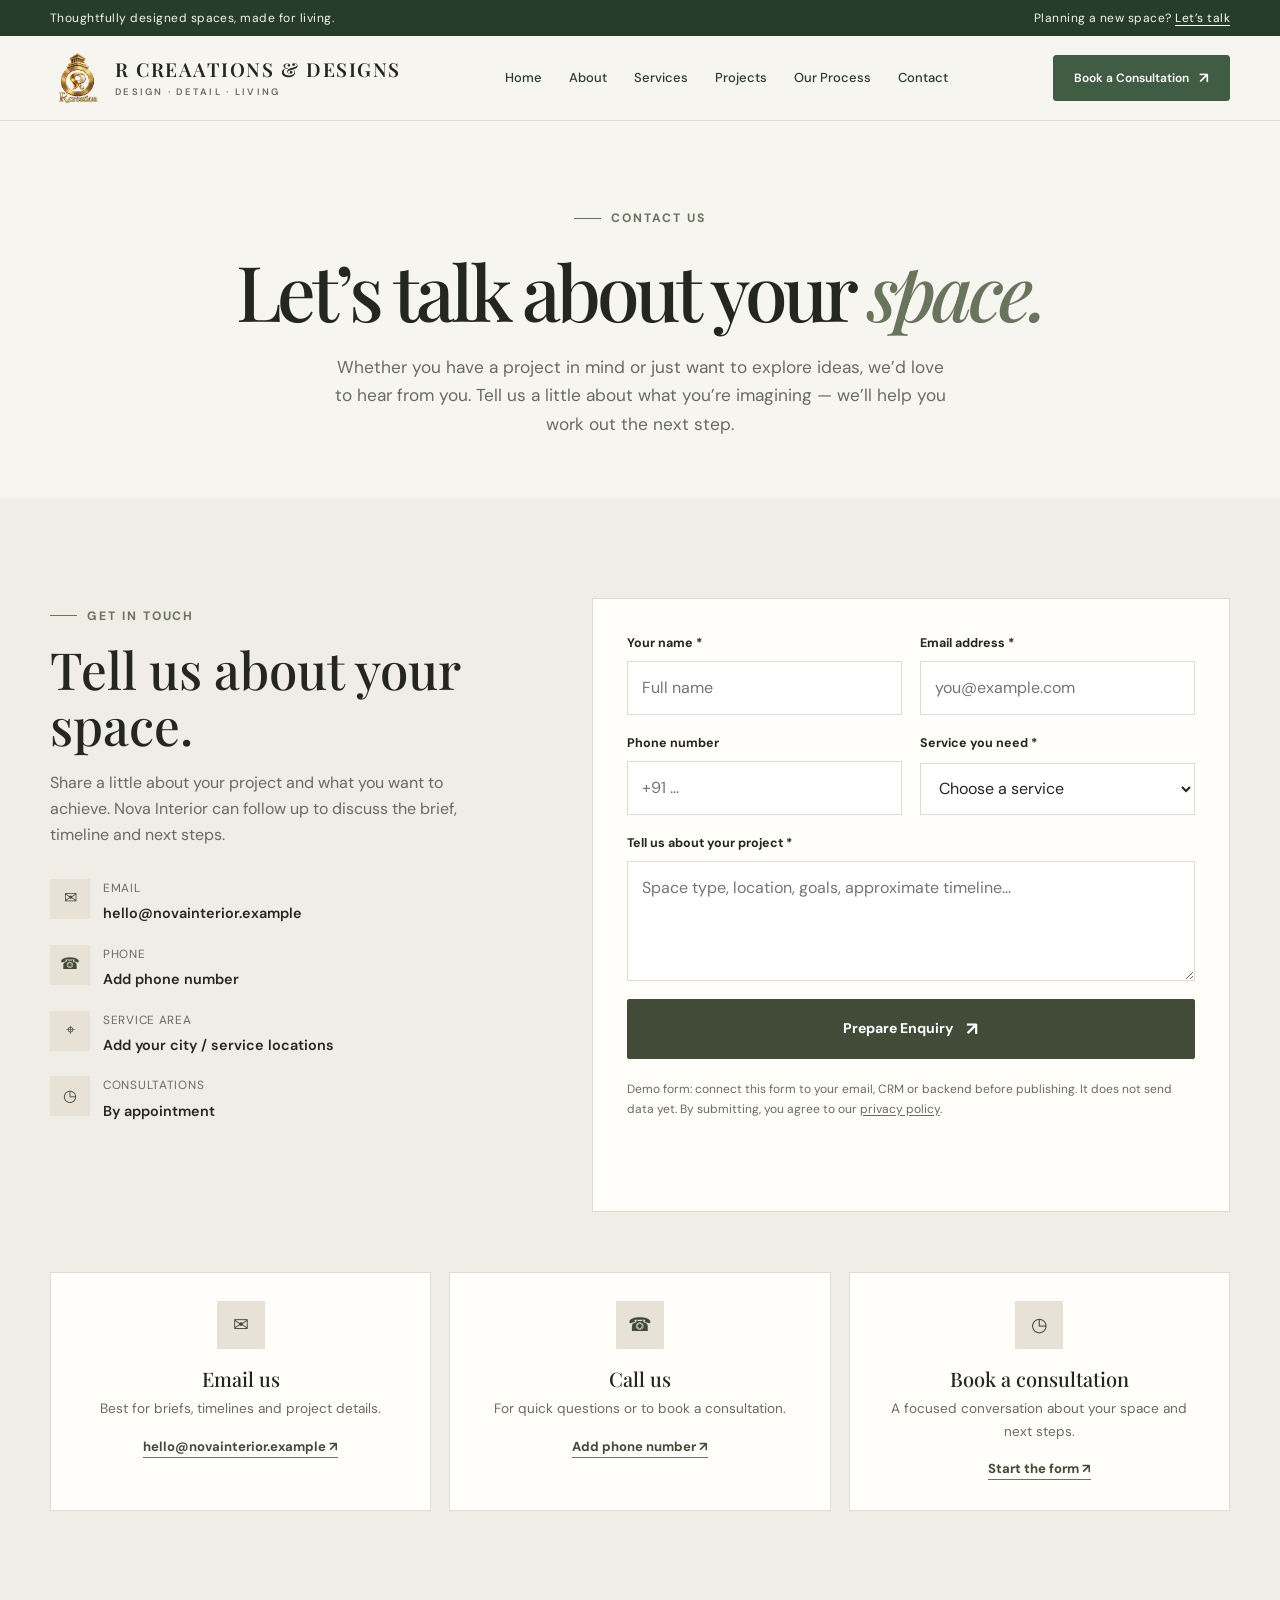
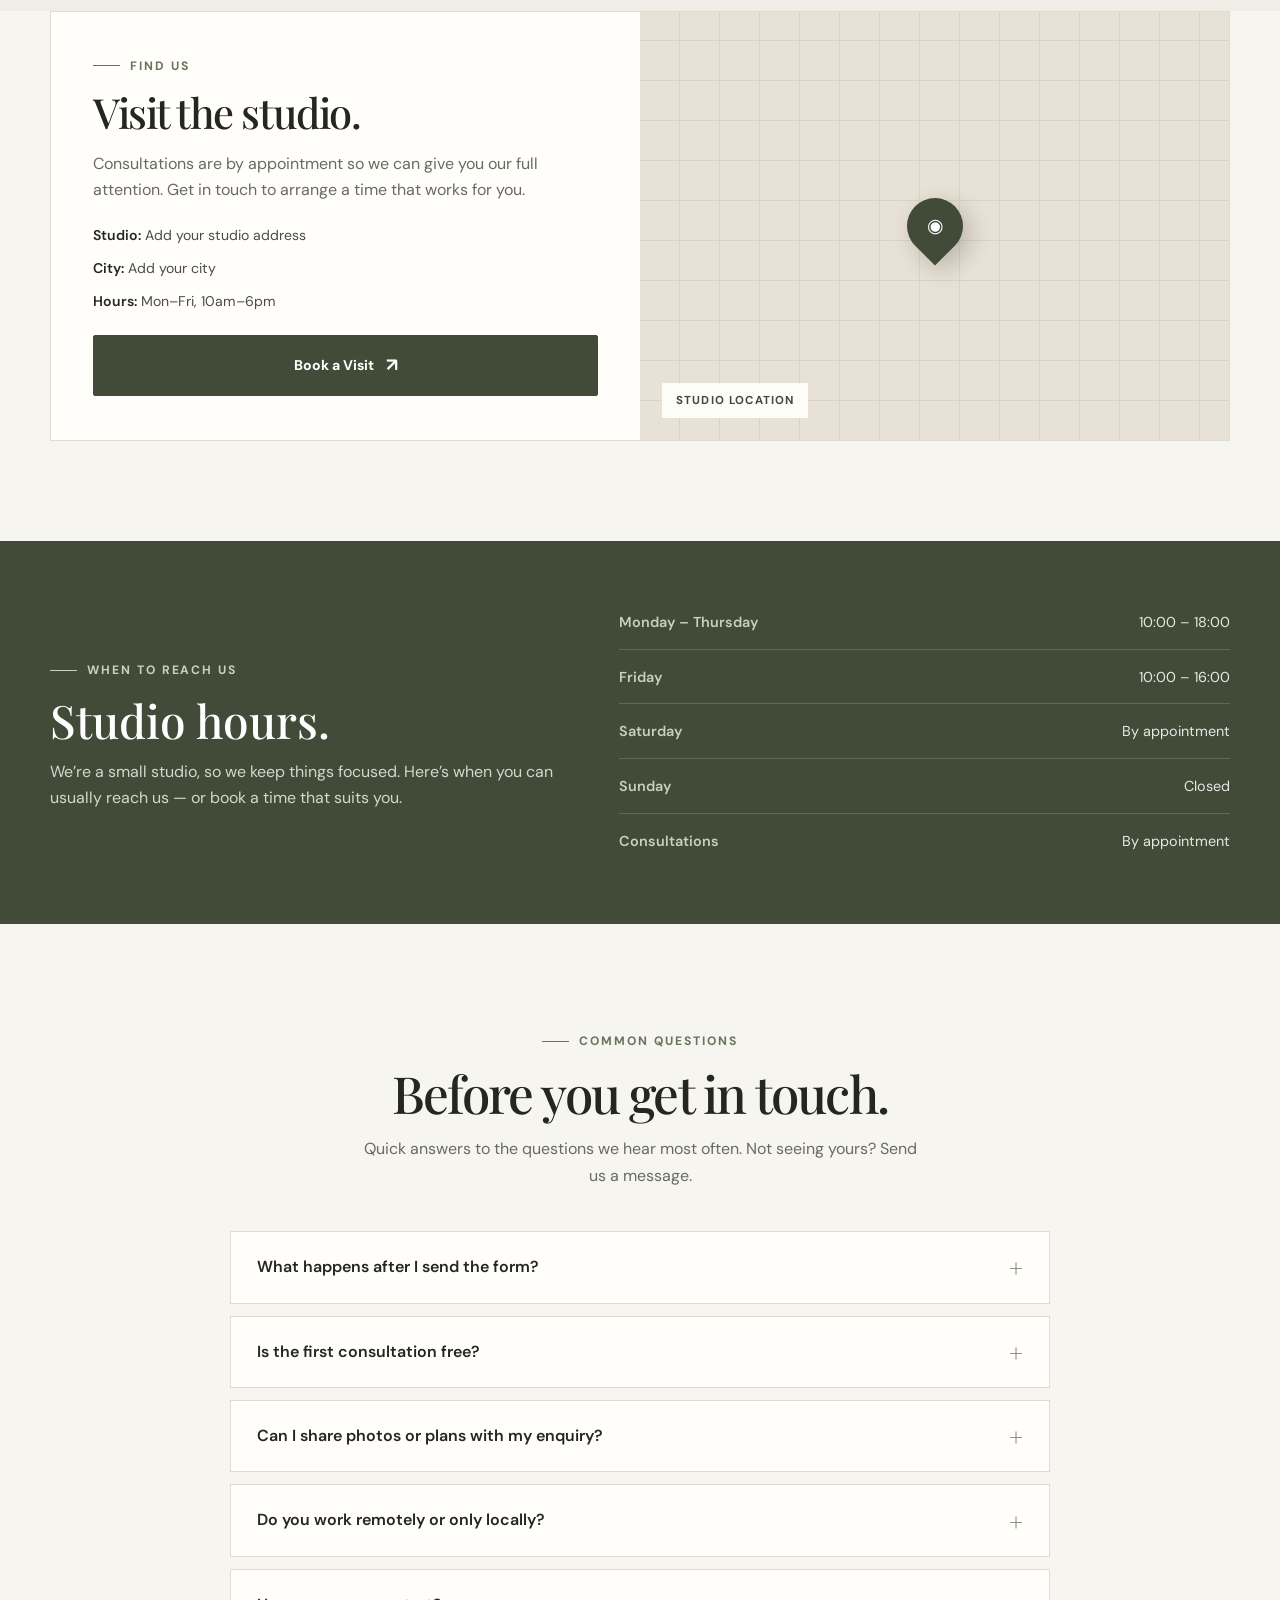
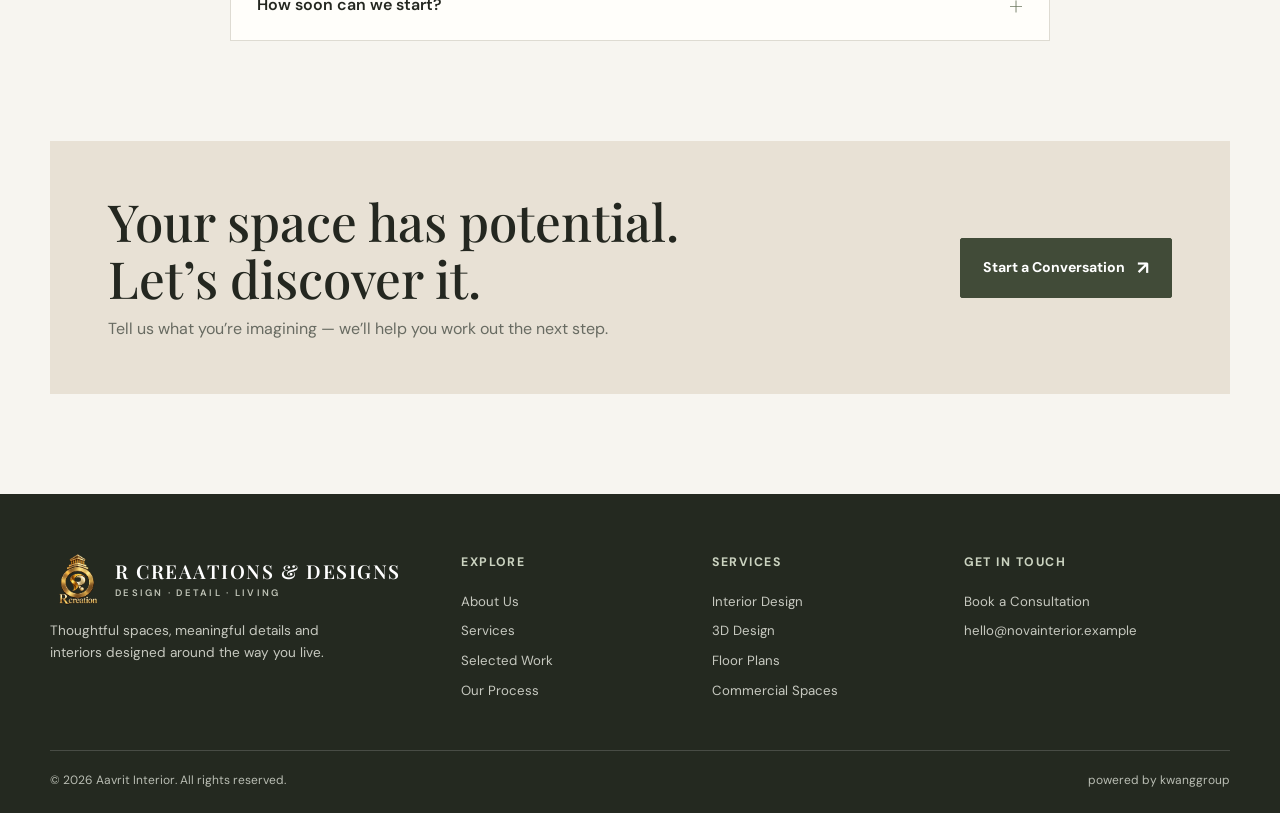
<file: contact.html>
<!DOCTYPE html>
<html lang="en">
<head>
  <meta charset="UTF-8">
  <meta name="viewport" content="width=device-width, initial-scale=1">
  <meta name="description" content="Get in touch with Nova Interior — book a consultation, ask about a project, or start a conversation about your space.">
  <meta name="theme-color" content="#f7f5f0">
  <title>Contact Us | Nova Interior</title>
  <link rel="preconnect" href="https://fonts.googleapis.com">
  <link rel="preconnect" href="https://fonts.gstatic.com" crossorigin>
  <link href="https://fonts.googleapis.com/css2?family=DM+Sans:wght@400;500;600;700&family=Playfair+Display:wght@500;600;700&display=swap" rel="stylesheet">
  <link rel="stylesheet" href="contact.css">
  <link rel="stylesheet" href="nav.css">
  <link rel="stylesheet" href="footer.css">
</head>
<body>
  <div class="topbar">
    <div class="container topbar-inner">
      <span>Thoughtfully designed spaces, made for living.</span>
      <span>Planning a new space? <a href="#contact">Let’s talk</a></span>
    </div>
  </div>

<!-- Dynamic Header / Navbar -->
<header class="site-header">
  <div class="container nav">

    <!-- Brand Logo -->
    <a class="brand" href="index.html" aria-label="Home">
      <img
        src="images/nova-logo.png"
        alt="Business logo"
        class="brand-logo"
        width="56"
        height="56"
      >

      <span class="brand-name">
        R CREAATIONS &amp; DESIGNS
        <small>DESIGN · DETAIL · LIVING</small>
      </span>
    </a>

    <!-- Navigation Links -->
    <nav
      class="nav-links"
      id="navLinks"
      aria-label="Main navigation"
    >
      <a href="index.html">Home</a>
      <a href="about.html">About</a>
      <a href="service.html">Services</a>
      <a href="project.html">Projects</a>
      <a href="our.html">Our Process</a>
      <a href="contact.html">Contact</a>
    </nav>

    <!-- Navigation Actions -->
    <div class="nav-actions">
      <a class="btn consultation-btn" href="contact.html">
        Book a Consultation
        <span class="arrow" aria-hidden="true">↗</span>
      </a>

      <button
        class="menu-toggle"
        id="menuToggle"
        type="button"
        aria-label="Open navigation menu"
        aria-controls="navLinks"
        aria-expanded="false"
      >
        <span class="menu-icon" aria-hidden="true">☰</span>
      </button>
    </div>

  </div>
</header>


  <main>
    <!-- Page Hero -->
    <section class="page-hero">
      <div class="container">
        <span class="eyebrow">Contact us</span>
        <h1>Let’s talk about your <em>space.</em></h1>
        <p>Whether you have a project in mind or just want to explore ideas, we’d love to hear from you. Tell us a little about what you’re imagining — we’ll help you work out the next step.</p>
      </div>
    </section>

    <!-- Contact form + details -->
    <section class="section contact" id="contact">
      <div class="container">
        <div class="contact-grid">
          <div class="contact-copy">
            <span class="eyebrow">Get in touch</span>
            <h2>Tell us about your space.</h2>
            <p>Share a little about your project and what you want to achieve. Nova Interior can follow up to discuss the brief, timeline and next steps.</p>
            <div class="contact-details">
              <div class="contact-detail">
                <span class="symbol">✉</span>
                <div><small>Email</small><strong><a href="mailto:hello@novainterior.example">hello@novainterior.example</a></strong></div>
              </div>
              <div class="contact-detail">
                <span class="symbol">☎</span>
                <div><small>Phone</small><strong><a href="tel:+910000000000">Add phone number</a></strong></div>
              </div>
              <div class="contact-detail">
                <span class="symbol">⌖</span>
                <div><small>Service area</small><strong>Add your city / service locations</strong></div>
              </div>
              <div class="contact-detail">
                <span class="symbol">◷</span>
                <div><small>Consultations</small><strong>By appointment</strong></div>
              </div>
            </div>
          </div>

          <form class="contact-form" id="contactForm">
            <div class="form-grid">
              <div class="field"><label for="name">Your name *</label><input id="name" name="name" autocomplete="name" placeholder="Full name" required></div>
              <div class="field"><label for="email">Email address *</label><input id="email" name="email" type="email" autocomplete="email" placeholder="you@example.com" required></div>
              <div class="field"><label for="phone">Phone number</label><input id="phone" name="phone" type="tel" autocomplete="tel" placeholder="+91 ..."></div>
              <div class="field"><label for="service">Service you need *</label><select id="service" name="service" required><option value="">Choose a service</option><option>Interior Design</option><option>3D Design &amp; Elevation</option><option>Floor Plans &amp; Drawings</option><option>Furniture &amp; Styling</option><option>Residential Interiors</option><option>Commercial Interiors</option><option>Not sure yet</option></select></div>
              <div class="field full"><label for="message">Tell us about your project *</label><textarea id="message" name="message" placeholder="Space type, location, goals, approximate timeline..." required></textarea></div>
              <div class="field full"><button class="btn" type="submit">Prepare Enquiry <span class="arrow">↗</span></button><p class="form-note">Demo form: connect this form to your email, CRM or backend before publishing. It does not send data yet. By submitting, you agree to our <a href="#">privacy policy</a>.</p><div class="form-status" id="formStatus" role="status" aria-live="polite"></div></div>
            </div>
          </form>
        </div>

        <!-- Quick channels -->
        <div class="channels">
          <div class="channel">
            <span class="symbol">✉</span>
            <h3>Email us</h3>
            <p>Best for briefs, timelines and project details.</p>
            <a href="mailto:hello@novainterior.example">hello@novainterior.example ↗</a>
          </div>
          <div class="channel">
            <span class="symbol">☎</span>
            <h3>Call us</h3>
            <p>For quick questions or to book a consultation.</p>
            <a href="tel:+910000000000">Add phone number ↗</a>
          </div>
          <div class="channel">
            <span class="symbol">◷</span>
            <h3>Book a consultation</h3>
            <p>A focused conversation about your space and next steps.</p>
            <a href="#contactForm">Start the form ↗</a>
          </div>
        </div>
      </div>
    </section>

    <!-- Map / Location -->
    <section class="section" id="location" style="padding-top:0">
      <div class="container">
        <div class="map-block">
          <div class="map-info">
            <span class="eyebrow">Find us</span>
            <h2>Visit the studio.</h2>
            <p>Consultations are by appointment so we can give you our full attention. Get in touch to arrange a time that works for you.</p>
            <div class="map-detail">
              <div><strong>Studio:</strong> Add your studio address</div>
              <div><strong>City:</strong> Add your city</div>
              <div><strong>Hours:</strong> Mon–Fri, 10am–6pm</div>
            </div>
            <a class="btn" href="index.html#contact">Book a Visit <span class="arrow">↗</span></a>
          </div>
          <div class="map-visual" role="img" aria-label="Map placeholder showing studio location">
            <div class="pin"><span>◉</span></div>
            <div class="map-label">Studio location</div>
          </div>
        </div>
      </div>
    </section>

    <!-- Office hours -->
    <section class="hours">
      <div class="container">
        <div class="hours-grid">
          <div class="hours-copy">
            <span class="eyebrow">When to reach us</span>
            <h2>Studio hours.</h2>
            <p>We’re a small studio, so we keep things focused. Here’s when you can usually reach us — or book a time that suits you.</p>
          </div>
          <ul class="hours-list">
            <li><span>Monday – Thursday</span><span>10:00 – 18:00</span></li>
            <li><span>Friday</span><span>10:00 – 16:00</span></li>
            <li><span>Saturday</span><span>By appointment</span></li>
            <li><span>Sunday</span><span>Closed</span></li>
            <li><span>Consultations</span><span>By appointment</span></li>
          </ul>
        </div>
      </div>
    </section>

    <!-- FAQ -->
    <section class="section" id="faq">
      <div class="container">
        <div class="section-head center">
          <span class="eyebrow">Common questions</span>
          <h2>Before you get in touch.</h2>
          <p>Quick answers to the questions we hear most often. Not seeing yours? Send us a message.</p>
        </div>
        <div class="faq-grid">
          <details class="faq-item">
            <summary>What happens after I send the form?</summary>
            <div class="faq-answer">We’ll read your enquiry and get back to you — usually within a couple of working days — to arrange a short conversation about your space, goals, timeline and budget. From there, we’ll recommend the right next step.</div>
          </details>
          <details class="faq-item">
            <summary>Is the first consultation free?</summary>
            <div class="faq-answer">Our initial conversation is about understanding your project — we’ll let you know clearly what’s included and any costs before you commit to anything. Add your specific policy here before launch.</div>
          </details>
          <details class="faq-item">
            <summary>Can I share photos or plans with my enquiry?</summary>
            <div class="faq-answer">Yes, absolutely — photos or plans help a lot. Mention in your message that you have them and we’ll reply with a way to send them securely.</div>
          </details>
          <details class="faq-item">
            <summary>Do you work remotely or only locally?</summary>
            <div class="faq-answer">We work on both local and remote projects. Many services — plans, visualisations, styling direction — can be delivered remotely with video calls. Add your service area details here before launch.</div>
          </details>
          <details class="faq-item">
            <summary>How soon can we start?</summary>
            <div class="faq-answer">That depends on scope and our current schedule. Tell us your timeline in the form and we’ll be upfront about availability and what’s realistic.</div>
          </details>
        </div>
      </div>
    </section>

    <!-- CTA -->
    <section class="cta-section" style="padding-top:0">
      <div class="container">
        <div class="cta-panel">
          <div>
            <h2>Your space has potential. Let’s discover it.</h2>
            <p>Tell us what you’re imagining — we’ll help you work out the next step.</p>
          </div>
          <a class="btn" href="#contact">Start a Conversation <span class="arrow">↗</span></a>
        </div>
      </div>
    </section>
  </main>
<footer>
  <div class="container">
    <div class="footer-grid">

      <!-- Brand -->
      <div class="footer-brand">
        <a class="brand" href="index.html" aria-label="R CREAATIONS & DESIGNS home">
          <img
            src="images/nova-logo.png"
            alt="R CREAATIONS & DESIGNS Logo"
            class="brand-logo"
          >
          <span class="brand-name">
            R CREAATIONS & DESIGNS
            <small>DESIGN · DETAIL · LIVING</small>
          </span>
        </a>

        <p>
          Thoughtful spaces, meaningful details and interiors
          designed around the way you live.
        </p>
      </div>

      <!-- Explore -->
      <div class="footer-col">
        <h4>Explore</h4>
        <a href="about.html">About Us</a>
        <a href="service.html">Services</a>
        <a href="project.html">Selected Work</a>
        <a href="our.html">Our Process</a>
      </div>

      <!-- Services -->
      <div class="footer-col">
        <h4>Services</h4>
        <a href="service.html">Interior Design</a>
        <a href="service.html">3D Design</a>
        <a href="service.html">Floor Plans</a>
        <a href="service.html">Commercial Spaces</a>
      </div>

      <!-- Contact -->
      <div class="footer-col">
        <h4>Get in Touch</h4>
        <a href="contact.html">Book a Consultation</a>
        <a href="mailto:hello@novainterior.example">
          hello@novainterior.example
        </a>
      </div>

    </div>

    <!-- Bottom Footer -->
    <div class="footer-bottom">
      <span>
        © <span id="year"></span> Aavrit Interior. All rights reserved.
      </span>
      <span>powered by kwanggroup</span>
    </div>
  </div>
</footer>


  <script>
    const toggle = document.getElementById('menuToggle');
    const nav = document.getElementById('navLinks');
    toggle.addEventListener('click', () => {
      const open = nav.classList.toggle('open');
      toggle.setAttribute('aria-expanded', String(open));
      toggle.setAttribute('aria-label', open ? 'Close menu' : 'Open menu');
      toggle.textContent = open ? '×' : '☰';
    });
    nav.querySelectorAll('a').forEach(link => link.addEventListener('click', () => {
      nav.classList.remove('open');
      toggle.setAttribute('aria-expanded', 'false');
      toggle.setAttribute('aria-label', 'Open menu');
      toggle.textContent = '☰';
    }));
    document.getElementById('year').textContent = new Date().getFullYear();
    
/* ==========================================
   GLOBAL SCROLL REVEAL
   Works across all sections and pages
========================================== */

(() => {
  function initScrollReveal() {
    // Avoid duplicate initialization
    if (document.documentElement.dataset.revealInitialized === 'true') {
      return;
    }

    document.documentElement.dataset.revealInitialized = 'true';

    const selectors = [
      'main section',
      'main article',
      'main [data-reveal]',
      'main .section',
      'main .page-hero',
      'body > section',
      'body > article',
      'body > .section',
      'body > .page-hero',
      'footer'
    ];

    const elements = document.querySelectorAll(
      [...new Set(selectors)].join(',')
    );

    // Do not hide anything if animations are unsupported
    if (!('IntersectionObserver' in window)) {
      return;
    }

    // Enable animation only after initialization
    document.documentElement.classList.add('js-reveal-enabled');

    const observer = new IntersectionObserver(
      (entries, currentObserver) => {
        entries.forEach((entry) => {
          if (entry.isIntersecting) {
            entry.target.classList.add('is-revealed');
            currentObserver.unobserve(entry.target);
          }
        });
      },
      {
        threshold: 0.08,
        rootMargin: '0px 0px -35px 0px'
      }
    );

    elements.forEach((element) => {
      // Prevent nested sections from conflicting
      element.classList.add('reveal-on-scroll');

      observer.observe(element);
    });
  }

  if (document.readyState === 'loading') {
    document.addEventListener(
      'DOMContentLoaded',
      initScrollReveal,
      { once: true }
    );
  } else {
    initScrollReveal();
  }
})();

  </script>
</body>
</html>
</file>
<file: contact.css>
/* ============================================
   ROOT VARIABLES
   ============================================ */
:root {
  --ink: #242720;
  --muted: #686b62;
  --cream: #f7f5f0;
  --paper: #fffefa;
  --olive: #68745b;
  --olive-dark: #414b38;
  --sand: #e8e1d5;
  --line: #dedbd2;
  --serif: "Playfair Display", Georgia, serif;
  --sans: "DM Sans", Arial, sans-serif;
  --container: 1180px;
}

/* ============================================
   RESET & BASE
   ============================================ */
* {
  box-sizing: border-box;
}

html {
  scroll-behavior: smooth;
  scroll-padding-top: 88px;
}

body {
  margin: 0;
  background: var(--cream);
  color: var(--ink);
  font-family: var(--sans);
  line-height: 1.65;
}

img {
  display: block;
  width: 100%;
  height: auto;
}

a {
  color: inherit;
  text-decoration: none;
}

button,
input,
select,
textarea {
  font: inherit;
}

button,
a {
  -webkit-tap-highlight-color: transparent;
}

/* ============================================
   LAYOUT UTILITIES
   ============================================ */
.container {
  width: min(var(--container), calc(100% - 48px));
  margin-inline: auto;
}

.eyebrow {
  display: inline-flex;
  align-items: center;
  gap: 10px;
  color: var(--olive);
  font-size: 0.76rem;
  font-weight: 700;
  letter-spacing: 0.16em;
  text-transform: uppercase;
}

.eyebrow::before {
  content: "";
  width: 27px;
  height: 1px;
  background: currentColor;
}

.section {
  padding: 100px 0;
}

.section-head {
  max-width: 650px;
  margin-bottom: 42px;
}

.section-head h2 {
  font: 500 clamp(2.2rem, 4vw, 3.5rem) / 1.12 var(--serif);
  letter-spacing: -0.035em;
  margin: 14px 0;
}

.section-head p {
  color: var(--muted);
  margin: 0;
  max-width: 570px;
}

.section-head.center {
  max-width: 720px;
  margin-inline: auto;
  text-align: center;
}

.section-head.center .eyebrow {
  justify-content: center;
}

.section-head.center p {
  margin-inline: auto;
}

/* ============================================
   BUTTONS
   ============================================ */
.btn {
  display: inline-flex;
  align-items: center;
  justify-content: center;
  gap: 12px;
  padding: 14px 22px;
  border: 1px solid var(--olive-dark);
  background: var(--olive-dark);
  color: #fff;
  border-radius: 2px;
  font-size: 0.88rem;
  font-weight: 700;
  transition: transform 0.2s, background 0.2s, color 0.2s;
}

.btn:hover {
  transform: translateY(-2px);
  background: var(--olive);
  border-color: var(--olive);
}

.btn-light {
  background: transparent;
  color: var(--ink);
  border-color: var(--line);
}

.btn-light:hover {
  color: #fff;
}

.arrow {
  font-size: 1.15rem;
}

/* ============================================
   TOP BAR
   ============================================ */
.topbar {
  background: var(--olive-dark);
  color: #f7f5f0;
  font-size: 0.75rem;
  letter-spacing: 0.04em;
}

.topbar-inner {
  display: flex;
  justify-content: space-between;
  gap: 16px;
  padding: 8px 0;
}

.topbar a {
  text-decoration: underline;
  text-underline-offset: 3px;
}

/* Header / Nav */
header {
  position: sticky;
  top: 0;
  z-index: 50;
  background: rgba(247, 245, 240, 0.94);
  backdrop-filter: blur(16px);
  -webkit-backdrop-filter: blur(16px);
  border-bottom: 1px solid rgba(222, 219, 210, 0.8);
}

.nav {
  height: 82px;
  display: flex;
  align-items: center;
  justify-content: space-between;
  gap: 28px;
}

.brand {
  display: flex;
  align-items: center;
  gap: 11px;
  flex-shrink: 0;
  text-decoration: none;
}

/* Logo Image */
.brand-mark {
  width: 48px;
  height: 48px;
  display: flex;
  align-items: center;
  justify-content: center;
  flex-shrink: 0;
  overflow: hidden;
  border: none;
  color: inherit;
  font: inherit;
  transform: none;
}

.brand-mark img {
  display: block;
  width: 100%;
  height: 100%;
  object-fit: contain;
}

/* Remove old N letter styling */
.brand-mark span {
  display: none;
}

.brand-name {
  font: 600 1.2rem var(--serif);
  letter-spacing: 0.08em;
  line-height: 1.15;
  color: var(--ink);
}

.brand-name small {
  display: block;
  font: 600 0.59rem var(--sans);
  letter-spacing: 0.24em;
  color: var(--muted);
  margin-top: 5px;
}

.nav-links {
  display: flex;
  align-items: center;
  gap: 30px;
  font-size: 0.86rem;
  color: #45483f;
}

.nav-links a {
  text-decoration: none;
  transition: color 0.25s ease;
}

.nav-links a:hover {
  color: var(--olive);
}

.nav-actions {
  display: flex;
  align-items: center;
  gap: 12px;
}

.nav-actions .btn {
  padding: 12px 16px;
}

.menu-toggle {
  display: none;
  background: none;
  border: 0;
  font-size: 1.6rem;
  color: var(--ink);
  padding: 8px;
  cursor: pointer;
}

/* Responsive Header */
@media (max-width: 1024px) {
  .nav {
    gap: 18px;
  }

  .nav-links {
    gap: 18px;
  }

  .brand-name {
    font-size: 1.05rem;
  }

  .nav-actions .btn {
    padding: 11px 12px;
    font-size: 0.85rem;
  }
}

@media (max-width: 768px) {
  .nav {
    height: 72px;
    gap: 12px;
  }

  .brand-mark {
    width: 42px;
    height: 42px;
  }

  .brand {
    gap: 8px;
  }

  .brand-name {
    font-size: 1rem;
  }

  .brand-name small {
    font-size: 0.5rem;
    letter-spacing: 0.15em;
  }

  .nav-links {
    display: none;
  }

  .nav-actions {
    gap: 8px;
  }

  .nav-actions .btn {
    padding: 10px 12px;
    font-size: 0.78rem;
  }

  .menu-toggle {
    display: block;
  }
}

@media (max-width: 480px) {
  .nav {
    height: 68px;
  }

  .brand-mark {
    width: 36px;
    height: 36px;
  }

  .brand-name {
    font-size: 0.9rem;
    letter-spacing: 0.05em;
  }

  .brand-name small {
    font-size: 0.45rem;
    letter-spacing: 0.12em;
    margin-top: 4px;
  }

  .nav-actions .btn {
    padding: 9px 10px;
    font-size: 0.7rem;
  }
}

/* ============================================
   PAGE HERO
   ============================================ */
.page-hero {
  padding: 80px 0 60px;
  text-align: center;
}

.page-hero .eyebrow {
  justify-content: center;
}

.page-hero h1 {
  font: 500 clamp(3rem, 6vw, 5.4rem) / 1.02 var(--serif);
  letter-spacing: -0.055em;
  margin: 22px auto 24px;
  max-width: 900px;
}

.page-hero h1 em {
  font-weight: 500;
  color: var(--olive);
}

.page-hero p {
  max-width: 620px;
  margin: 0 auto;
  color: var(--muted);
  font-size: 1.08rem;
}

/* ============================================
   CONTACT SECTION
   ============================================ */
.contact {
  background: #efede6;
}

.contact-grid {
  display: grid;
  grid-template-columns: 0.85fr 1.15fr;
  gap: 70px;
}

.contact-copy h2 {
  font: 500 clamp(2.3rem, 4vw, 3.5rem) / 1.1 var(--serif);
  margin: 15px 0;
}

.contact-copy > p {
  color: var(--muted);
  max-width: 440px;
}

.contact-details {
  margin-top: 30px;
  display: grid;
  gap: 18px;
}

.contact-detail {
  display: flex;
  gap: 13px;
  align-items: flex-start;
}

.contact-detail .symbol {
  width: 40px;
  height: 40px;
  background: var(--sand);
  display: grid;
  place-items: center;
  color: var(--olive-dark);
  flex-shrink: 0;
  font-size: 1rem;
}

.contact-detail small {
  display: block;
  color: var(--muted);
  font-size: 0.74rem;
  letter-spacing: 0.06em;
  text-transform: uppercase;
  margin-bottom: 2px;
}

.contact-detail strong {
  font-size: 0.9rem;
  font-weight: 600;
}

.contact-detail a {
  color: inherit;
  border-bottom: 1px solid transparent;
  transition: border-color 0.2s;
}

.contact-detail a:hover {
  border-bottom-color: var(--olive);
}

/* ============================================
   CONTACT FORM
   ============================================ */
.contact-form {
  background: var(--paper);
  padding: 34px;
  border: 1px solid var(--line);
}

.form-grid {
  display: grid;
  grid-template-columns: 1fr 1fr;
  gap: 18px;
}

.field {
  display: grid;
  gap: 7px;
}

.field.full {
  grid-column: 1 / -1;
}

.field label {
  font-size: 0.78rem;
  font-weight: 700;
}

.field input,
.field select,
.field textarea {
  width: 100%;
  padding: 13px 14px;
  background: #fff;
  border: 1px solid var(--line);
  outline: none;
  border-radius: 0;
  color: var(--ink);
}

.field input:focus,
.field select:focus,
.field textarea:focus {
  border-color: var(--olive);
}

.field textarea {
  min-height: 120px;
  resize: vertical;
}

.form-note {
  font-size: 0.75rem;
  color: var(--muted);
  margin: 14px 0 18px;
}

.form-note a {
  text-decoration: underline;
  text-underline-offset: 2px;
}

.form-status {
  font-size: 0.85rem;
  margin-top: 12px;
  color: var(--olive-dark);
  min-height: 1.5em;
}

/* ============================================
   QUICK CHANNELS
   ============================================ */
.channels {
  display: grid;
  grid-template-columns: repeat(3, 1fr);
  gap: 18px;
  margin-top: 60px;
}

.channel {
  background: var(--paper);
  border: 1px solid var(--line);
  padding: 28px 26px;
  text-align: center;
  transition: transform 0.25s, box-shadow 0.25s;
}

.channel:hover {
  transform: translateY(-5px);
  box-shadow: 0 20px 40px #262a2010;
}

.channel .symbol {
  width: 48px;
  height: 48px;
  margin: 0 auto 16px;
  background: var(--sand);
  display: grid;
  place-items: center;
  color: var(--olive-dark);
  font-size: 1.2rem;
}

.channel h3 {
  font: 500 1.25rem var(--serif);
  margin: 0 0 6px;
}

.channel p {
  font-size: 0.85rem;
  color: var(--muted);
  margin: 0 0 12px;
}

.channel a {
  font-size: 0.82rem;
  font-weight: 700;
  color: var(--olive-dark);
  border-bottom: 1px solid var(--olive);
  padding-bottom: 2px;
}

/* ============================================
   MAP / LOCATION
   ============================================ */
.map-block {
  background: var(--paper);
  border: 1px solid var(--line);
  display: grid;
  grid-template-columns: 1fr 1fr;
  overflow: hidden;
}

.map-info {
  padding: 44px 42px;
  display: flex;
  flex-direction: column;
  justify-content: center;
}

.map-info h2 {
  font: 500 clamp(1.9rem, 3.4vw, 2.6rem) / 1.14 var(--serif);
  letter-spacing: -0.035em;
  margin: 12px 0 16px;
}

.map-info p {
  color: var(--muted);
  margin: 0 0 20px;
}

.map-info .map-detail {
  display: grid;
  gap: 10px;
  margin-bottom: 22px;
}

.map-info .map-detail div {
  font-size: 0.88rem;
  color: #4a4d44;
}

.map-info .map-detail strong {
  color: var(--ink);
  font-weight: 600;
}

.map-visual {
  min-height: 380px;
  background: var(--sand);
  display: grid;
  place-items: center;
  position: relative;
  overflow: hidden;
}

.map-visual::before {
  content: "";
  position: absolute;
  inset: 0;
  background-image:
    repeating-linear-gradient(0deg, transparent, transparent 39px, #d5cfc1 39px, #d5cfc1 40px),
    repeating-linear-gradient(90deg, transparent, transparent 39px, #d5cfc1 39px, #d5cfc1 40px);
  opacity: 0.7;
}

.map-visual .pin {
  position: relative;
  width: 56px;
  height: 56px;
  background: var(--olive-dark);
  border-radius: 50% 50% 50% 0;
  transform: rotate(-45deg);
  display: grid;
  place-items: center;
  box-shadow: 0 10px 24px #0003;
}

.map-visual .pin span {
  transform: rotate(45deg);
  color: #fff;
  font-size: 1.2rem;
}

.map-visual .map-label {
  position: absolute;
  bottom: 22px;
  left: 22px;
  background: #fffefaed;
  padding: 8px 14px;
  font-size: 0.72rem;
  letter-spacing: 0.1em;
  text-transform: uppercase;
  font-weight: 700;
  color: var(--olive-dark);
}

/* ============================================
   HOURS SECTION
   ============================================ */
.hours {
  background: var(--olive-dark);
  color: #fff;
  padding: 56px 0;
}

.hours-grid {
  display: grid;
  grid-template-columns: 1fr 1.2fr;
  gap: 60px;
  align-items: center;
}

.hours-copy .eyebrow {
  color: #c9d1bc;
}

.hours-copy h2 {
  font: 500 clamp(2rem, 3.6vw, 2.9rem) / 1.14 var(--serif);
  margin: 14px 0 12px;
}

.hours-copy p {
  color: #d4d7cd;
  margin: 0;
}

.hours-list {
  list-style: none;
  padding: 0;
  margin: 0;
  display: grid;
  gap: 2px;
}

.hours-list li {
  display: flex;
  justify-content: space-between;
  gap: 20px;
  padding: 14px 0;
  border-bottom: 1px solid #ffffff2a;
  font-size: 0.9rem;
}

.hours-list li:last-child {
  border-bottom: 0;
}

.hours-list li span:first-child {
  color: #c9d1bc;
  font-weight: 600;
}

.hours-list li span:last-child {
  color: #e7e8e2;
}

/* ============================================
   FAQ
   ============================================ */
.faq-grid {
  max-width: 820px;
  margin: 0 auto;
  display: grid;
  gap: 12px;
}

.faq-item {
  background: var(--paper);
  border: 1px solid var(--line);
}

.faq-item summary {
  cursor: pointer;
  padding: 22px 26px;
  font-weight: 600;
  font-size: 1rem;
  list-style: none;
  display: flex;
  justify-content: space-between;
  align-items: center;
  gap: 20px;
}

.faq-item summary::-webkit-details-marker {
  display: none;
}

.faq-item summary::after {
  content: "+";
  font: 500 1.5rem var(--serif);
  color: var(--olive);
  transition: transform 0.2s;
  line-height: 1;
}

.faq-item[open] summary::after {
  transform: rotate(45deg);
}

.faq-item[open] summary {
  color: var(--olive-dark);
}

.faq-answer {
  padding: 0 26px 24px;
  color: var(--muted);
  font-size: 0.93rem;
  line-height: 1.7;
}

/* ============================================
   CTA SECTION
   ============================================ */
.cta-section {
  padding: 0 0 100px;
}

.cta-panel {
  background: var(--sand);
  display: grid;
  grid-template-columns: 1fr auto;
  gap: 25px;
  align-items: center;
  padding: 52px 58px;
}

.cta-panel h2 {
  font: 500 clamp(2.2rem, 4vw, 3.4rem) / 1.1 var(--serif);
  margin: 0 0 10px;
  max-width: 650px;
}

.cta-panel p {
  margin: 0;
  color: var(--muted);
}

/* ============================================
   FOOTER
   ============================================ */
footer {
  background: #242920;
  color: #f5f3ec;
  padding: 58px 0 22px;
}

.footer-grid {
  display: grid;
  grid-template-columns: 1.4fr 0.8fr 0.8fr 1fr;
  gap: 38px;
  padding-bottom: 40px;
}

.footer-brand .brand-name {
  color: #fff;
}

.footer-brand .brand-name small {
  color: #c0c4b7;
}

.footer-brand .brand-mark {
  color: #d1d8c7;
  border-color: #9da88d;
}

.footer-brand p {
  max-width: 300px;
  color: #c7c9c0;
  font-size: 0.85rem;
}

.footer-col h4 {
  font-size: 0.77rem;
  letter-spacing: 0.12em;
  text-transform: uppercase;
  color: #cbd3c0;
  margin: 0 0 18px;
}

.footer-col a,
.footer-col p {
  display: block;
  color: #c7c9c0;
  font-size: 0.83rem;
  margin: 8px 0;
}

.footer-col a:hover {
  color: #fff;
}

.footer-bottom {
  border-top: 1px solid #ffffff2a;
  padding-top: 20px;
  display: flex;
  justify-content: space-between;
  gap: 16px;
  color: #b9bdb3;
  font-size: 0.75rem;
}

.mobile-cta {
  display: none;
}

/* ============================================
   RESPONSIVE — 950px
   ============================================ */
@media (max-width: 950px) {
  .nav-links {
    gap: 17px;
  }

  .nav-actions .btn {
    display: none;
  }

  .contact-grid {
    gap: 35px;
  }

  .channels {
    grid-template-columns: 1fr;
  }

  .map-block {
    grid-template-columns: 1fr;
  }

  .map-visual {
    min-height: 260px;
  }

  .hours-grid {
    grid-template-columns: 1fr;
    gap: 32px;
  }

  .footer-grid {
    grid-template-columns: 1.2fr 1fr;
  }
}

/* ============================================
   RESPONSIVE — 720px
   ============================================ */
@media (max-width: 720px) {
  .container {
    width: min(100% - 34px, var(--container));
  }

  .topbar-inner {
    justify-content: center;
    text-align: center;
  }

  .topbar-inner span:first-child {
    display: none;
  }

  .nav {
    height: 72px;
  }

  .menu-toggle {
    display: block;
  }

  .nav-links {
    display: none;
    position: absolute;
    top: 72px;
    left: 0;
    right: 0;
    background: var(--cream);
    padding: 20px 24px 25px;
    border-bottom: 1px solid var(--line);
    flex-direction: column;
    align-items: stretch;
    gap: 0;
  }

  .nav-links.open {
    display: flex;
  }

  .nav-links a {
    padding: 12px 0;
    border-bottom: 1px solid var(--line);
  }

  .nav-links a:last-child {
    border: 0;
  }

  .page-hero {
    padding: 48px 0 40px;
  }

  .section {
    padding: 68px 0;
  }

  .contact-grid {
    grid-template-columns: 1fr;
    gap: 38px;
  }

  .contact-form {
    padding: 23px 18px;
  }

  .form-grid {
    grid-template-columns: 1fr;
  }

  .field.full {
    grid-column: auto;
  }

  .map-info {
    padding: 30px 24px;
  }

  .hours {
    padding: 48px 0;
  }

  .faq-item summary {
    padding: 18px 20px;
    font-size: 0.94rem;
  }

  .faq-answer {
    padding: 0 20px 20px;
  }

  .cta-section {
    padding-bottom: 68px;
  }

  .cta-panel {
    grid-template-columns: 1fr;
    padding: 32px 25px;
  }

  .footer-grid {
    grid-template-columns: 1fr 1fr;
    gap: 30px 20px;
  }

  .footer-brand {
    grid-column: 1 / -1;
  }

  .footer-bottom {
    flex-direction: column;
  }

  .mobile-cta {
    position: fixed;
    bottom: 12px;
    left: 12px;
    right: 12px;
    z-index: 40;
    display: flex;
    justify-content: center;
  }

  .mobile-cta a {
    width: 100%;
    box-shadow: 0 8px 24px #0002;
  }

  .contact {
    padding-bottom: 92px;
  }
}

/* ============================================
   REDUCED MOTION
   ============================================ */
@media (prefers-reduced-motion: reduce) {
  html {
    scroll-behavior: auto;
  }

  *,
  *::before,
  *::after {
    transition: none !important;
    animation: none !important;
  }
}
</file>
<file: nav.css>
/* ==========================================
   AAVRIT INTERIOR — RESPONSIVE NAVBAR
   Desktop • Tablet • Mobile
   ========================================== */

/* ---------- 1. Global Variables ---------- */

:root {
  --nav-bg: rgba(247, 245, 240, 0.94);
  --nav-text: #263d2b;
  --nav-muted: #6c756b;
  --nav-accent: #405c42;
  --nav-accent-hover: #2e4531;
  --nav-border: rgba(38, 61, 43, 0.12);
  --nav-white: #ffffff;
  --nav-transition: 0.3s ease;
}

/* ---------- 2. Topbar ---------- */

.topbar {
  width: 100%;
  background: #263d2b;
  color: #f7f5f0;
  font-size: 12px;
  line-height: 1.5;
  position: relative;
  z-index: 1001;
}

.topbar-inner {
  min-height: 36px;
  display: flex;
  align-items: center;
  justify-content: space-between;
  gap: 20px;
  padding-top: 7px;
  padding-bottom: 7px;
}

.topbar-inner span {
  margin: 0;
}

.topbar a {
  color: #ffffff;
  text-decoration: underline;
  text-underline-offset: 3px;
  transition: opacity var(--nav-transition);
}

.topbar a:hover {
  opacity: 0.75;
}

/* ---------- 3. Main Header ---------- */

header {
  width: 100%;
  position: sticky;
  top: 0;
  z-index: 1000;

  background: var(--nav-bg);
  border-bottom: 1px solid var(--nav-border);

  -webkit-backdrop-filter: blur(16px);
  backdrop-filter: blur(16px);
}

/* ---------- 4. Container ---------- */

.container {
  width: min(100% - 48px, 1240px);
  margin-inline: auto;
}

/* ---------- 5. Navbar Layout ---------- */

.nav {
  min-height: 84px;
  display: flex;
  align-items: center;
  justify-content: space-between;
  gap: 30px;
}

/* ---------- 6. Brand / Logo ---------- */

.brand {
  display: inline-flex;
  align-items: center;
  gap: 12px;

  flex-shrink: 0;
  min-width: 0;

  color: var(--nav-text);
  text-decoration: none;
}

/* Logo image styling */

.brand-logo {
  display: block;

  width: 54px;
  height: 54px;

  flex-shrink: 0;
  object-fit: contain;
  object-position: center;

  border: 0;
  border-radius: 0;

  transition:
    transform 0.35s ease,
    opacity 0.35s ease;
}

.brand:hover .brand-logo {
  transform: scale(1.04);
}

/* Brand name */

.brand-name {
  display: flex;
  flex-direction: column;
  justify-content: center;

  font-family: "DM Sans", sans-serif;
  font-size: 18px;
  font-weight: 700;
  line-height: 1.25;
  letter-spacing: 0.2px;

  color: var(--nav-text);
  white-space: nowrap;
}

.brand-name small {
  display: block;
  margin-top: 5px;

  font-size: 9px;
  font-weight: 500;
  line-height: 1.4;
  letter-spacing: 1.25px;

  color: var(--nav-muted);
}

/* ---------- 7. Navigation Links ---------- */

.nav-links {
  display: flex;
  align-items: center;
  justify-content: center;
  gap: 27px;

  flex: 1;
  min-width: 0;
}

.nav-links a {
  position: relative;

  display: inline-flex;
  align-items: center;

  padding: 10px 0;

  color: var(--nav-text);
  text-decoration: none;

  font-family: "DM Sans", sans-serif;
  font-size: 13px;
  font-weight: 500;
  line-height: 1.5;

  white-space: nowrap;

  transition:
    color var(--nav-transition),
    opacity var(--nav-transition);
}

/* Underline hover animation */

.nav-links a::after {
  content: "";
  position: absolute;

  left: 0;
  bottom: 3px;

  width: 100%;
  height: 1px;

  background: var(--nav-accent);

  transform: scaleX(0);
  transform-origin: right;

  transition: transform 0.3s ease;
}

.nav-links a:hover {
  color: var(--nav-accent);
}

.nav-links a:hover::after {
  transform: scaleX(1);
  transform-origin: left;
}

/* ---------- 8. Navbar Actions ---------- */

.nav-actions {
  display: flex;
  align-items: center;
  justify-content: flex-end;
  gap: 14px;

  flex-shrink: 0;
}

/* Consultation button */

.nav-actions > .btn {
  display: inline-flex;
  align-items: center;
  justify-content: center;
  gap: 10px;

  min-height: 46px;
  padding: 0 20px;

  background: var(--nav-accent);
  color: var(--nav-white);

  border: 1px solid var(--nav-accent);
  border-radius: 3px;

  font-family: "DM Sans", sans-serif;
  font-size: 12px;
  font-weight: 600;
  line-height: 1.4;
  text-align: center;
  text-decoration: none;
  white-space: nowrap;

  transition:
    background var(--nav-transition),
    border-color var(--nav-transition),
    transform var(--nav-transition);
}

.nav-actions > .btn:hover {
  background: var(--nav-accent-hover);
  border-color: var(--nav-accent-hover);
  transform: translateY(-1px);
}

.nav-actions .arrow {
  display: inline-block;
  font-size: 15px;
  line-height: 1;

  transition: transform var(--nav-transition);
}

.nav-actions > .btn:hover .arrow {
  transform: translate(2px, -2px);
}

/* ---------- 9. Hamburger Button ---------- */

.menu-toggle {
  display: none;

  align-items: center;
  justify-content: center;

  width: 44px;
  height: 44px;
  padding: 0;

  background: transparent;
  color: var(--nav-text);

  border: 1px solid var(--nav-border);
  border-radius: 3px;

  font-family: Arial, sans-serif;
  font-size: 25px;
  line-height: 1;

  cursor: pointer;

  transition:
    background var(--nav-transition),
    color var(--nav-transition),
    border-color var(--nav-transition);
}

.menu-toggle:hover {
  background: var(--nav-accent);
  color: #ffffff;
  border-color: var(--nav-accent);
}

.menu-toggle:focus-visible,
.nav-links a:focus-visible,
.nav-actions .btn:focus-visible,
.brand:focus-visible {
  outline: 2px solid var(--nav-accent);
  outline-offset: 4px;
}

/* ==========================================
   10. SMALL DESKTOP / LAPTOP
   ========================================== */

@media (max-width: 1150px) {
  .container {
    width: min(100% - 40px, 1240px);
  }

  .nav {
    gap: 20px;
    min-height: 78px;
  }

  .brand {
    gap: 9px;
  }

  .brand-logo {
    width: 48px;
    height: 48px;
  }

  .brand-name {
    font-size: 16px;
  }

  .brand-name small {
    font-size: 8px;
    letter-spacing: 1px;
  }

  .nav-links {
    gap: 18px;
  }

  .nav-links a {
    font-size: 12px;
  }

  .nav-actions > .btn {
    padding: 0 14px;
    min-height: 43px;
    font-size: 11px;
  }
}

/* ==========================================
   11. TABLET AND MOBILE NAVIGATION
   ========================================== */

@media (max-width: 900px) {
  .container {
    width: calc(100% - 36px);
  }

  .nav {
    min-height: 74px;
    gap: 12px;
  }

  .brand-logo {
    width: 46px;
    height: 46px;
  }

  .brand-name {
    font-size: 16px;
  }

  .brand-name small {
    font-size: 8px;
    letter-spacing: 0.9px;
  }

  /* Mobile menu panel */

  .nav-links {
    position: absolute;
    top: 100%;
    left: 0;
    right: 0;

    display: flex;
    flex-direction: column;
    align-items: stretch;
    justify-content: flex-start;
    gap: 0;

    width: 100%;
    max-height: calc(100dvh - 110px);
    overflow-y: auto;

    padding: 12px 22px 20px;

    background: #f7f5f0;
    border-bottom: 1px solid var(--nav-border);
    box-shadow: 0 14px 24px rgba(25, 40, 28, 0.08);

    visibility: hidden;
    opacity: 0;
    pointer-events: none;

    transform: translateY(-8px);

    transition:
      opacity 0.25s ease,
      transform 0.25s ease,
      visibility 0.25s ease;
  }

  .nav-links.open {
    visibility: visible;
    opacity: 1;
    pointer-events: auto;
    transform: translateY(0);
  }

  .nav-links a {
    display: flex;
    align-items: center;

    width: 100%;
    padding: 15px 2px;

    border-bottom: 1px solid rgba(38, 61, 43, 0.09);

    font-size: 14px;
  }

  .nav-links a:last-child {
    border-bottom: 0;
  }

  .nav-links a::after {
    display: none;
  }

  .nav-links a:hover {
    padding-left: 7px;
  }

  /* Show hamburger */

  .menu-toggle {
    display: inline-flex;
    flex-shrink: 0;
  }

  .nav-actions {
    gap: 10px;
  }
}

/* ==========================================
   12. MOBILE
   ========================================== */

@media (max-width: 600px) {
  .container {
    width: calc(100% - 32px);
  }

  /* Topbar */

  .topbar {
    font-size: 10px;
  }

  .topbar-inner {
    min-height: 34px;
    gap: 10px;
  }

  .topbar-inner span {
    max-width: 60%;
  }

  .topbar-inner span:last-child {
    text-align: right;
  }

  /* Header */

  .nav {
    min-height: 68px;
    gap: 8px;
  }

  /* Logo image */

  .brand {
    gap: 8px;
    max-width: calc(100% - 54px);
  }

  .brand-logo {
    width: 42px;
    height: 42px;
  }

  .brand-name {
    font-size: 15px;
    letter-spacing: 0;
  }

  .brand-name small {
    margin-top: 3px;
    font-size: 7px;
    letter-spacing: 0.7px;
  }

  /* Hide consultation CTA on mobile */

  .nav-actions > .btn {
    display: none;
  }

  .menu-toggle {
    width: 42px;
    height: 42px;
    font-size: 24px;
  }

  .nav-actions {
    margin-left: auto;
  }

  /* Mobile dropdown */

  .nav-links {
    padding: 10px 20px 18px;
    max-height: calc(100dvh - 102px);
  }

  .nav-links a {
    padding: 14px 2px;
    font-size: 14px;
  }
}

/* ==========================================
   13. EXTRA SMALL MOBILE
   ========================================== */

@media (max-width: 380px) {
  .container {
    width: calc(100% - 24px);
  }

  .topbar {
    font-size: 9px;
  }

  .topbar-inner {
    gap: 6px;
  }

  .brand {
    gap: 6px;
  }

  .brand-logo {
    width: 36px;
    height: 36px;
  }

  .brand-name {
    font-size: 13px;
  }

  .brand-name small {
    font-size: 6px;
    letter-spacing: 0.5px;
  }

  .nav {
    min-height: 64px;
  }

  .menu-toggle {
    width: 38px;
    height: 38px;
  }
}

/* ==========================================
   14. REDUCED MOTION ACCESSIBILITY
   ========================================== */

@media (prefers-reduced-motion: reduce) {
  .brand-logo,
  .nav-links,
  .nav-links a,
  .nav-links a::after,
  .nav-actions > .btn,
  .nav-actions .arrow,
  .menu-toggle,
  .topbar a {
    transition: none;
  }
}
</file>
<file: footer.css>
/* ============================================
   ROOT VARIABLES
   ============================================ */
:root {
  --ink: #242720;
  --muted: #686b62;
  --cream: #f7f5f0;
  --olive: #68745b;
  --olive-dark: #414b38;
  --line: #dedbd2;
  --serif: "Playfair Display", Georgia, serif;
  --sans: "DM Sans", Arial, sans-serif;
  --container: 1180px;
}

/* ============================================
   BASE (needed by footer)
   ============================================ */
* {
  box-sizing: border-box;
}

body {
  margin: 0;
  background: var(--cream);
  color: var(--ink);
  font-family: var(--sans);
  line-height: 1.65;
}

img {
  display: block;
  width: 100%;
  height: auto;
}

a {
  color: inherit;
  text-decoration: none;
}

button {
  font: inherit;
  -webkit-tap-highlight-color: transparent;
}

a {
  -webkit-tap-highlight-color: transparent;
}

/* ============================================
   LAYOUT UTILITY
   ============================================ */
.container {
  width: min(var(--container), calc(100% - 48px));
  margin-inline: auto;
}

/* ============================================
   BRAND (reused inside footer)
   ============================================ */
.brand {
  display: flex;
  align-items: center;
  gap: 11px;
  flex-shrink: 0;
  text-decoration: none;
}

.brand-mark {
  width: 48px;
  height: 48px;
  display: flex;
  align-items: center;
  justify-content: center;
  flex-shrink: 0;
  overflow: hidden;
  border: none;
  color: inherit;
  font: inherit;
  transform: none;
}

.brand-mark img {
  display: block;
  width: 100%;
  height: 100%;
  object-fit: contain;
}

.brand-mark span {
  display: none;
}

.brand-name {
  font: 600 1.2rem var(--serif);
  letter-spacing: 0.08em;
  line-height: 1.15;
  color: var(--ink);
}

.brand-name small {
  display: block;
  font: 600 0.59rem var(--sans);
  letter-spacing: 0.24em;
  color: var(--muted);
  margin-top: 5px;
}

/* ============================================
   FOOTER
   ============================================ */
footer {
  background: #242920;
  color: #f5f3ec;
  padding: 58px 0 22px;
}

.footer-grid {
  display: grid;
  grid-template-columns: 1.4fr 0.8fr 0.8fr 1fr;
  gap: 38px;
  padding-bottom: 40px;
}

.footer-brand .brand-name {
  color: #fff;
}

.footer-brand .brand-name small {
  color: #c0c4b7;
}

.footer-brand .brand-mark {
  color: #d1d8c7;
  border-color: #9da88d;
}

.footer-brand p {
  max-width: 300px;
  color: #c7c9c0;
  font-size: 0.85rem;
}

.footer-col h4 {
  font-size: 0.77rem;
  letter-spacing: 0.12em;
  text-transform: uppercase;
  color: #cbd3c0;
  margin: 0 0 18px;
}

.footer-col a,
.footer-col p {
  display: block;
  color: #c7c9c0;
  font-size: 0.83rem;
  margin: 8px 0;
}

.footer-col a:hover {
  color: #fff;
}

.footer-bottom {
  border-top: 1px solid #ffffff2a;
  padding-top: 20px;
  display: flex;
  justify-content: space-between;
  gap: 16px;
  color: #b9bdb3;
  font-size: 0.75rem;
}

/* ============================================
   MOBILE CTA (fixed bottom bar — related)
   ============================================ */
.mobile-cta {
  display: none;
}

/* ============================================
   RESPONSIVE — 950px
   ============================================ */
@media (max-width: 950px) {
  .footer-grid {
    grid-template-columns: 1.2fr 1fr;
  }
}

/* ============================================
   RESPONSIVE — 720px
   ============================================ */
@media (max-width: 720px) {
  .container {
    width: min(100% - 34px, var(--container));
  }

  .footer-grid {
    grid-template-columns: 1fr 1fr;
    gap: 30px 20px;
  }

  .footer-brand {
    grid-column: 1 / -1;
  }

  .footer-bottom {
    flex-direction: column;
  }

  .mobile-cta {
    position: fixed;
    bottom: 12px;
    left: 12px;
    right: 12px;
    z-index: 40;
    display: flex;
    justify-content: center;
  }

  .mobile-cta a {
    width: 100%;
    box-shadow: 0 8px 24px #0002;
  }
}

/* ============================================
   REDUCED MOTION
   ============================================ */
@media (prefers-reduced-motion: reduce) {
  html {
    scroll-behavior: auto;
  }

  *,
  *::before,
  *::after {
    transition: none !important;
    animation: none !important;
  }
}

/* ============================================
   FOOTER STAY VISIBLE (animation safety)
   ============================================ */
footer,
.mobile-cta {
  opacity: 1;
  transform: none;
}
</file>
